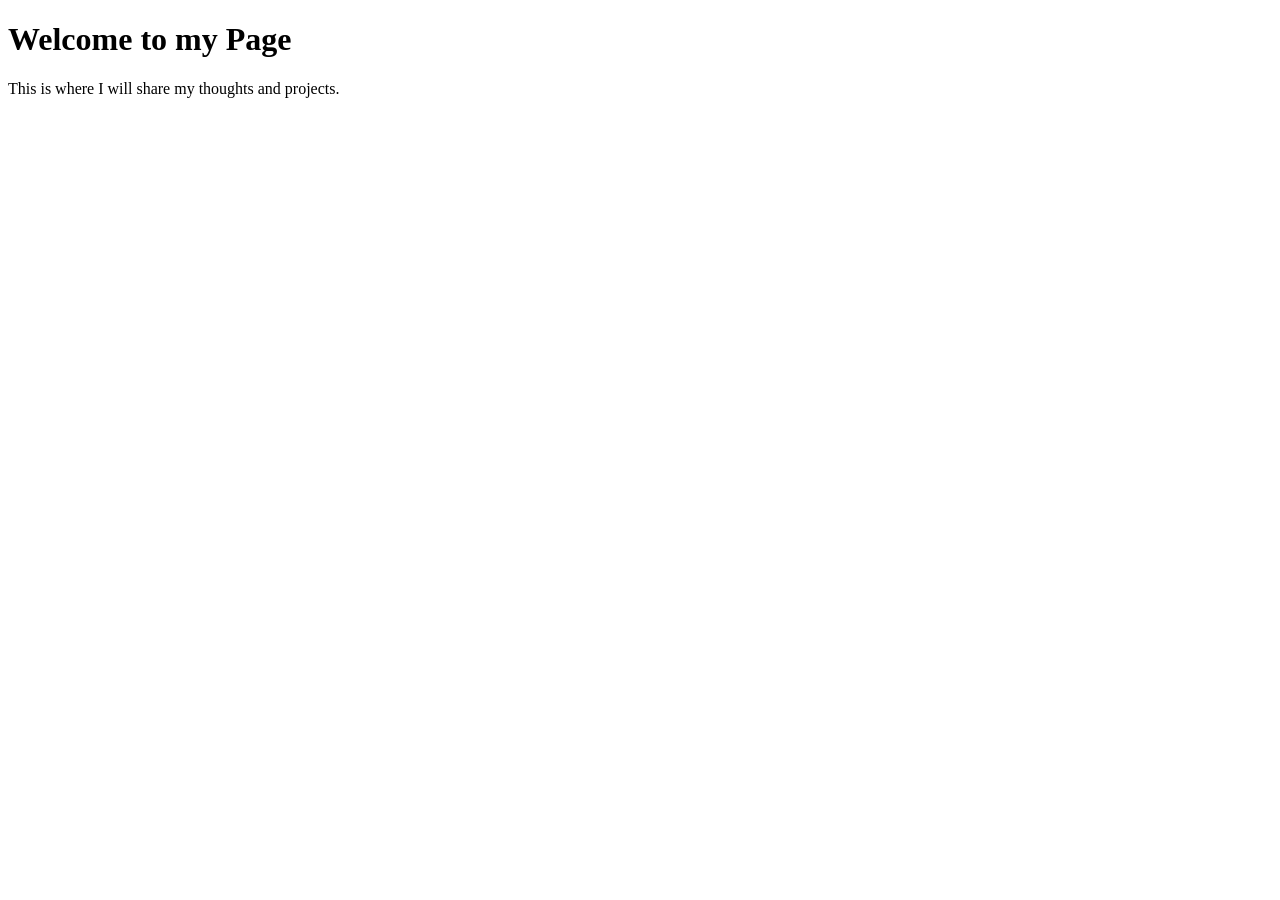
<file: index.html>
<!doctype html>
<html lang="en">
  <head>
    <meta charset="utf-8" />
    <title>My Webpage</title>
    </style>
  </head>
  <body>
    <h1>Welcome to my Page</h1>
    <p>This is where I will share my thoughts and projects. </p>
  </body>
</html>
</file>
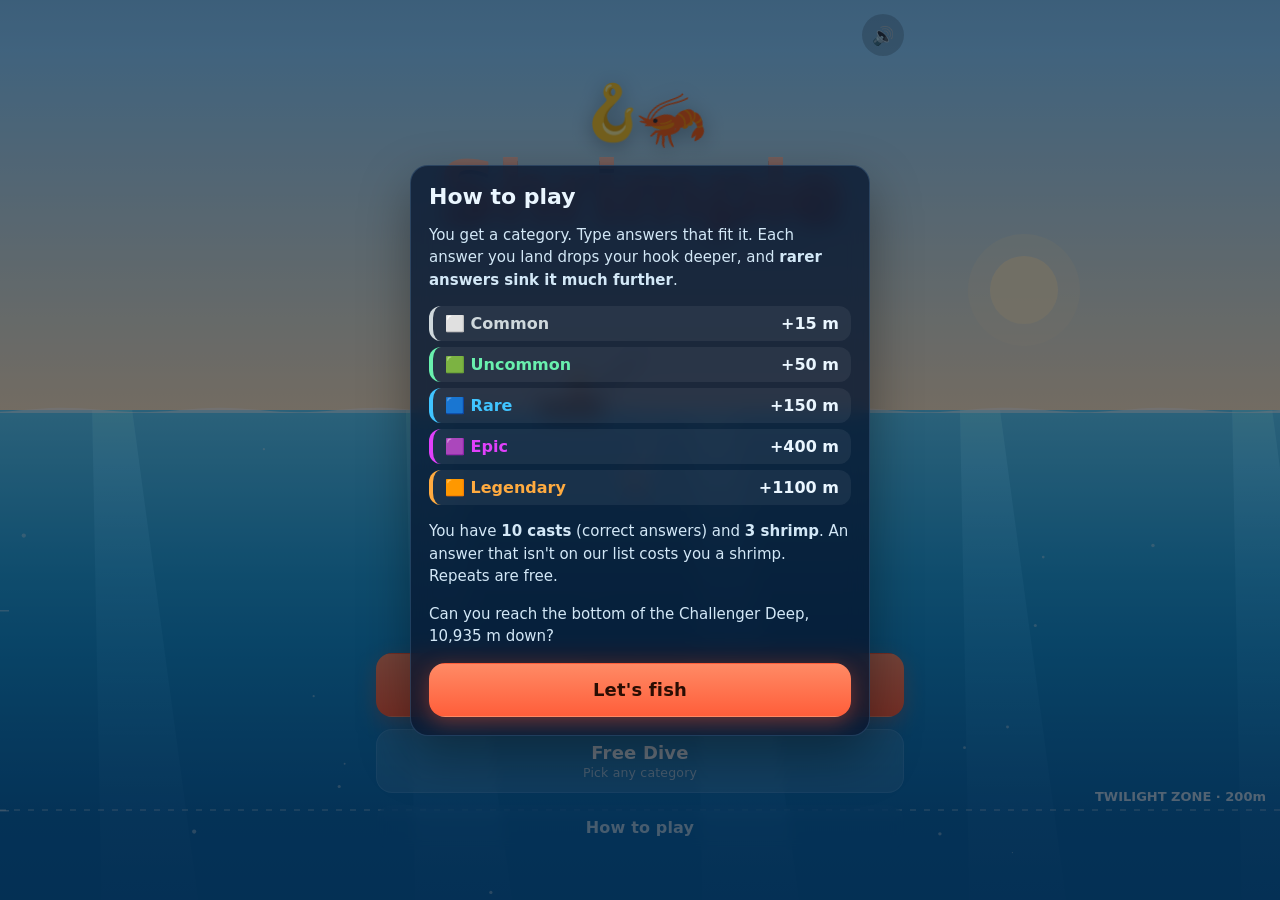
<file: shrimple/index.html>
<!doctype html>
<html lang="en">
<head>
  <meta charset="utf-8">
  <meta name="viewport" content="width=device-width,initial-scale=1,maximum-scale=1,user-scalable=no,viewport-fit=cover,interactive-widget=resizes-content">
  <meta name="theme-color" content="#0b2447">
  <title>Shrimple</title>
  <link rel="stylesheet" href="style.css">
</head>
<body>
  <canvas id="ocean"></canvas>

  <main id="app">
    <!-- Title screen -->
    <section id="menu" class="screen">
      <div class="logo">
        <div class="logo-icons">🪝<span>🦐</span></div>
        <h1>Shrimple</h1>
        <p class="tagline">Name the rare stuff. Sink the deepest.</p>
      </div>
      <div class="menu-buttons">
        <button class="btn primary" id="dailyBtn">
          <span>Daily Dive</span><small id="dailyInfo"></small>
        </button>
        <button class="btn" id="freeBtn"><span>Free Dive</span><small>Pick any category</small></button>
        <button class="btn ghost" id="helpBtn">How to play</button>
      </div>
      <button class="sound" id="soundBtn" aria-label="Toggle sound">🔊</button>
    </section>

    <!-- Category picker -->
    <section id="picker" class="screen hidden">
      <div class="panel picker-panel">
        <div class="panel-head">
          <button class="icon-btn" data-back aria-label="Back">←</button>
          <h2>Choose your waters</h2>
        </div>
        <div id="catGrid" class="cat-grid"></div>
        <button class="btn" id="randomCat">🎲 Surprise me</button>
      </div>
    </section>

    <!-- Game -->
    <section id="game" class="screen hidden">
      <header class="hud">
        <button class="icon-btn" id="quitBtn" aria-label="Quit">✕</button>
        <div class="hud-cat">
          <span id="catEmoji" class="hud-emoji"></span>
          <div>
            <div id="catName" class="hud-title"></div>
            <div id="catPrompt" class="hud-sub"></div>
          </div>
        </div>
        <div class="hud-depth">
          <div id="depthVal">0 m</div>
          <div id="zoneName">Sunlight Zone</div>
        </div>
      </header>
      <div class="status-row">
        <div class="casts" id="casts" aria-label="Casts left"></div>
        <div class="bait" id="bait" aria-label="Bait left"></div>
      </div>

      <div class="flex-gap"></div>

      <div id="toast" class="toast"></div>
      <ul id="catches" class="catches"></ul>
      <form id="guessForm" class="guess-form" autocomplete="off">
        <input id="guess" type="text" inputmode="text" enterkeyhint="go" autocomplete="off"
               autocapitalize="off" autocorrect="off" spellcheck="false" maxlength="40"
               placeholder="Type an answer…">
        <button type="submit" id="castBtn">Cast</button>
      </form>
    </section>

    <!-- Results -->
    <section id="results" class="screen hidden">
      <div class="panel results-panel">
        <div class="res-cat" id="resCat"></div>
        <div class="res-depth" id="resDepth"></div>
        <div class="res-zone" id="resZone"></div>
        <div class="res-best" id="resBest"></div>
        <div class="res-squares" id="resSquares"></div>
        <ul class="res-list" id="resList"></ul>
        <div class="res-missed-wrap">
          <div class="res-label">Deep cuts you missed</div>
          <div class="res-missed" id="resMissed"></div>
        </div>
        <div class="res-buttons">
          <button class="btn primary" id="shareBtn">Share</button>
          <button class="btn" id="againBtn">Dive again</button>
          <button class="btn ghost" id="menuBtn">Menu</button>
        </div>
      </div>
    </section>

    <!-- How to play -->
    <div id="help" class="modal hidden" role="dialog" aria-modal="true">
      <div class="panel help-panel">
        <h2>How to play</h2>
        <p>You get a category. Type answers that fit it. Each answer you land drops your hook deeper, and <b>rarer answers sink it much further</b>.</p>
        <ul class="tier-legend" id="tierLegend"></ul>
        <p>You have <b>10 casts</b> (correct answers) and <b>3 shrimp</b>. An answer that isn't on our list costs you a shrimp. Repeats are free.</p>
        <p>Can you reach the bottom of the Challenger Deep, 10,935 m down?</p>
        <button class="btn primary" id="helpClose">Let's fish</button>
      </div>
    </div>
  </main>

  <script src="words.js"></script>
  <script src="game.js"></script>
</body>
</html>
</file>
<file: shrimple/style.css>
:root {
  --ink: #eaf6ff;
  --ink-dim: #9fc3dd;
  --panel: rgba(6, 22, 48, 0.78);
  --panel-edge: rgba(140, 200, 255, 0.18);
  --coral: #ff8a65;
  --coral-deep: #ff5e3a;
  --sea: #4fc3f7;
  --bad: #ff6b6b;
  --radius: 18px;
  color-scheme: dark;
}

* { box-sizing: border-box; -webkit-tap-highlight-color: transparent; }

html, body {
  margin: 0;
  height: 100%;
  overflow: hidden;
  background: #0b2447;
  color: var(--ink);
  font-family: system-ui, -apple-system, "Segoe UI", Roboto, "Helvetica Neue", Arial, sans-serif;
  -webkit-font-smoothing: antialiased;
  user-select: none;
  -webkit-user-select: none;
}

#ocean {
  position: fixed;
  inset: 0;
  width: 100%;
  height: 100%;
  display: block;
}

#app {
  position: fixed;
  inset: 0;
  padding: env(safe-area-inset-top) env(safe-area-inset-right) env(safe-area-inset-bottom) env(safe-area-inset-left);
}

.screen {
  position: absolute;
  inset: 0;
  padding: max(14px, env(safe-area-inset-top)) 16px max(14px, env(safe-area-inset-bottom));
  display: flex;
  flex-direction: column;
  max-width: 560px;
  margin: 0 auto;
}
.hidden { display: none !important; }

button { font: inherit; color: inherit; cursor: pointer; border: 0; background: none; }

.btn {
  display: flex;
  flex-direction: column;
  align-items: center;
  justify-content: center;
  gap: 2px;
  width: 100%;
  min-height: 54px;
  padding: 12px 18px;
  border-radius: 16px;
  background: rgba(255, 255, 255, 0.1);
  border: 1px solid var(--panel-edge);
  font-weight: 700;
  font-size: 18px;
  letter-spacing: 0.01em;
  transition: transform 0.08s ease, background 0.2s ease;
  backdrop-filter: blur(6px);
}
.btn small { font-weight: 500; font-size: 12.5px; color: var(--ink-dim); }
.btn:active { transform: scale(0.97); }
.btn.primary {
  background: linear-gradient(180deg, var(--coral), var(--coral-deep));
  border-color: transparent;
  color: #2a0d03;
  box-shadow: 0 6px 20px rgba(255, 94, 58, 0.35);
}
.btn.primary small { color: rgba(42, 13, 3, 0.7); }
.btn.ghost { background: transparent; border-color: transparent; font-weight: 600; font-size: 16px; color: var(--ink-dim); min-height: 44px; }

.icon-btn {
  width: 40px; height: 40px;
  flex: 0 0 auto;
  border-radius: 12px;
  background: rgba(255, 255, 255, 0.1);
  font-size: 18px;
  display: grid; place-items: center;
}

/* ---------- Menu ---------- */
#menu { justify-content: space-between; }
.logo { text-align: center; margin-top: 8vh; }
.logo-icons { font-size: 54px; line-height: 1; filter: drop-shadow(0 4px 10px rgba(0,0,0,0.3)); }
.logo-icons span { display: inline-block; transform: rotate(-20deg) translateY(10px); margin-left: -12px; }
.logo h1 {
  margin: 10px 0 4px;
  font-size: clamp(56px, 17vw, 84px);
  font-weight: 900;
  letter-spacing: -0.03em;
  line-height: 1;
  background: linear-gradient(180deg, #ffd3c2 0%, var(--coral) 55%, var(--coral-deep) 100%);
  -webkit-background-clip: text;
  background-clip: text;
  color: transparent;
  filter: drop-shadow(0 4px 0 rgba(10, 30, 70, 0.55));
}
.tagline { margin: 0; color: #d9f0ff; font-weight: 600; text-shadow: 0 1px 6px rgba(0,0,0,0.4); }
.menu-buttons { display: flex; flex-direction: column; gap: 12px; margin-bottom: 4vh; }
.sound {
  position: absolute; top: max(14px, env(safe-area-inset-top)); right: 16px;
  width: 42px; height: 42px; border-radius: 50%;
  background: rgba(0, 0, 0, 0.18); font-size: 18px;
}

/* ---------- Panels ---------- */
.panel {
  background: var(--panel);
  border: 1px solid var(--panel-edge);
  border-radius: var(--radius);
  padding: 18px;
  backdrop-filter: blur(10px);
  -webkit-backdrop-filter: blur(10px);
  box-shadow: 0 20px 50px rgba(0, 0, 0, 0.35);
}
.panel h2 { margin: 0; font-size: 22px; }
.panel-head { display: flex; align-items: center; gap: 12px; margin-bottom: 14px; }

#picker { justify-content: center; }
.picker-panel { display: flex; flex-direction: column; gap: 14px; max-height: 100%; }
.cat-grid {
  display: grid;
  grid-template-columns: repeat(auto-fill, minmax(140px, 1fr));
  gap: 10px;
  overflow-y: auto;
  min-height: 0;
}
.cat-card {
  display: flex; align-items: center; gap: 10px;
  padding: 12px;
  border-radius: 14px;
  background: rgba(255, 255, 255, 0.07);
  border: 1px solid rgba(255, 255, 255, 0.06);
  text-align: left;
  font-weight: 650;
  font-size: 15px;
}
.cat-card .e { font-size: 24px; }
.cat-card small { display: block; font-weight: 500; font-size: 11.5px; color: var(--ink-dim); }
.cat-card:active { background: rgba(255, 255, 255, 0.16); }

/* ---------- Game HUD ---------- */
#game { padding-bottom: max(10px, env(safe-area-inset-bottom)); }
.hud {
  display: flex; align-items: center; gap: 10px;
  padding: 10px;
  border-radius: var(--radius);
  background: var(--panel);
  border: 1px solid var(--panel-edge);
  backdrop-filter: blur(8px);
}
.hud-cat { display: flex; align-items: center; gap: 8px; flex: 1; min-width: 0; overflow: hidden; }
.hud-emoji { font-size: 28px; }
.hud-title { font-weight: 800; font-size: 16px; white-space: nowrap; overflow: hidden; text-overflow: ellipsis; }
.hud-sub { font-size: 12px; color: var(--ink-dim); line-height: 1.25; }
.hud-depth { text-align: right; flex: 0 0 auto; min-width: 92px; }
#depthVal { font-weight: 900; font-size: 22px; font-variant-numeric: tabular-nums; }
#zoneName { font-size: 11.5px; color: var(--ink-dim); font-weight: 600; white-space: nowrap; }

.status-row { display: flex; justify-content: space-between; align-items: center; margin-top: 8px; padding: 0 4px; }
.casts { display: flex; gap: 5px; }
.cast-dot {
  width: 13px; height: 13px; border-radius: 50%;
  border: 2px solid rgba(255, 255, 255, 0.55);
  transition: background 0.3s, border-color 0.3s;
}
.bait { display: flex; gap: 3px; font-size: 20px; }
.bait span { transition: opacity 0.3s, filter 0.3s; }
.bait span.gone { opacity: 0.25; filter: grayscale(1); }

.flex-gap { flex: 1; min-height: 20px; }

.toast {
  align-self: center;
  margin-bottom: 8px;
  padding: 8px 14px;
  border-radius: 999px;
  background: rgba(0, 0, 0, 0.55);
  font-weight: 650;
  font-size: 14px;
  opacity: 0;
  transform: translateY(6px);
  transition: opacity 0.2s, transform 0.2s;
  pointer-events: none;
  text-align: center;
}
.toast.show { opacity: 1; transform: none; }
.toast.bad { background: rgba(160, 20, 30, 0.75); }

.catches {
  list-style: none; margin: 0 0 8px; padding: 0;
  display: flex; flex-wrap: wrap; align-content: flex-start; gap: 6px;
  max-height: 30vh; overflow-y: auto;
}
.chip {
  display: inline-flex; align-items: center; gap: 6px;
  padding: 5px 10px 5px 8px;
  border-radius: 999px;
  background: rgba(4, 16, 36, 0.72);
  border: 1.5px solid var(--c);
  font-size: 13.5px; font-weight: 650;
  animation: pop 0.35s cubic-bezier(.2,1.6,.4,1);
}
.chip i { width: 8px; height: 8px; border-radius: 50%; background: var(--c); box-shadow: 0 0 8px var(--c); }
.chip b { color: var(--c); font-weight: 800; font-size: 12px; }
@keyframes pop { from { transform: scale(0.6); opacity: 0; } }

.guess-form {
  display: flex; gap: 8px;
  padding: 6px;
  border-radius: 18px;
  background: var(--panel);
  border: 1px solid var(--panel-edge);
}
.guess-form.shake { animation: shake 0.4s; }
@keyframes shake {
  20%, 60% { transform: translateX(-8px); }
  40%, 80% { transform: translateX(8px); }
}
#guess {
  flex: 1; min-width: 0;
  padding: 12px 14px;
  border-radius: 13px;
  border: 0;
  outline: none;
  background: rgba(255, 255, 255, 0.1);
  color: var(--ink);
  font: inherit;
  font-size: 17px;
  user-select: text; -webkit-user-select: text;
}
#guess::placeholder { color: rgba(220, 240, 255, 0.45); }
#castBtn {
  padding: 0 20px;
  border-radius: 13px;
  background: linear-gradient(180deg, var(--coral), var(--coral-deep));
  color: #2a0d03;
  font-weight: 800;
  font-size: 16px;
}
#castBtn:active { transform: scale(0.96); }
#castBtn:disabled, #guess:disabled { opacity: 0.4; }

/* ---------- Results ---------- */
#results { justify-content: center; }
.results-panel { display: flex; flex-direction: column; gap: 8px; text-align: center; max-height: 100%; overflow-y: auto; }
.res-cat { font-weight: 700; color: var(--ink-dim); }
.res-depth { font-size: 52px; font-weight: 900; letter-spacing: -0.02em; line-height: 1.05; font-variant-numeric: tabular-nums; }
.res-zone { font-weight: 700; color: var(--sea); }
.res-best { font-size: 13px; color: var(--ink-dim); min-height: 1em; }
.res-squares { font-size: 18px; letter-spacing: 1px; margin: 4px 0; white-space: nowrap; }
.res-list { list-style: none; margin: 0; padding: 0; display: flex; flex-wrap: wrap; gap: 6px; justify-content: center; }
.res-label { font-size: 12px; font-weight: 700; color: var(--ink-dim); text-transform: uppercase; letter-spacing: 0.08em; margin: 8px 0 6px; }
.res-missed { display: flex; flex-wrap: wrap; gap: 6px; justify-content: center; }
.res-buttons { display: flex; flex-direction: column; gap: 8px; margin-top: 10px; }

/* ---------- Help ---------- */
.modal {
  position: absolute; inset: 0;
  display: grid; place-items: center;
  padding: 16px;
  background: rgba(0, 8, 20, 0.55);
  z-index: 10;
}
.help-panel { max-width: 460px; max-height: 100%; overflow-y: auto; }
.help-panel p { color: #d3e8f7; line-height: 1.5; font-size: 15px; }
.tier-legend { list-style: none; margin: 0; padding: 0; display: grid; gap: 6px; }
.tier-legend li {
  display: flex; justify-content: space-between; align-items: center;
  padding: 8px 12px; border-radius: 12px;
  background: rgba(255, 255, 255, 0.06);
  border-left: 4px solid var(--c);
  font-weight: 700;
}
.tier-legend li span { color: var(--c); }
.help-panel .btn { margin-top: 6px; }
</file>
